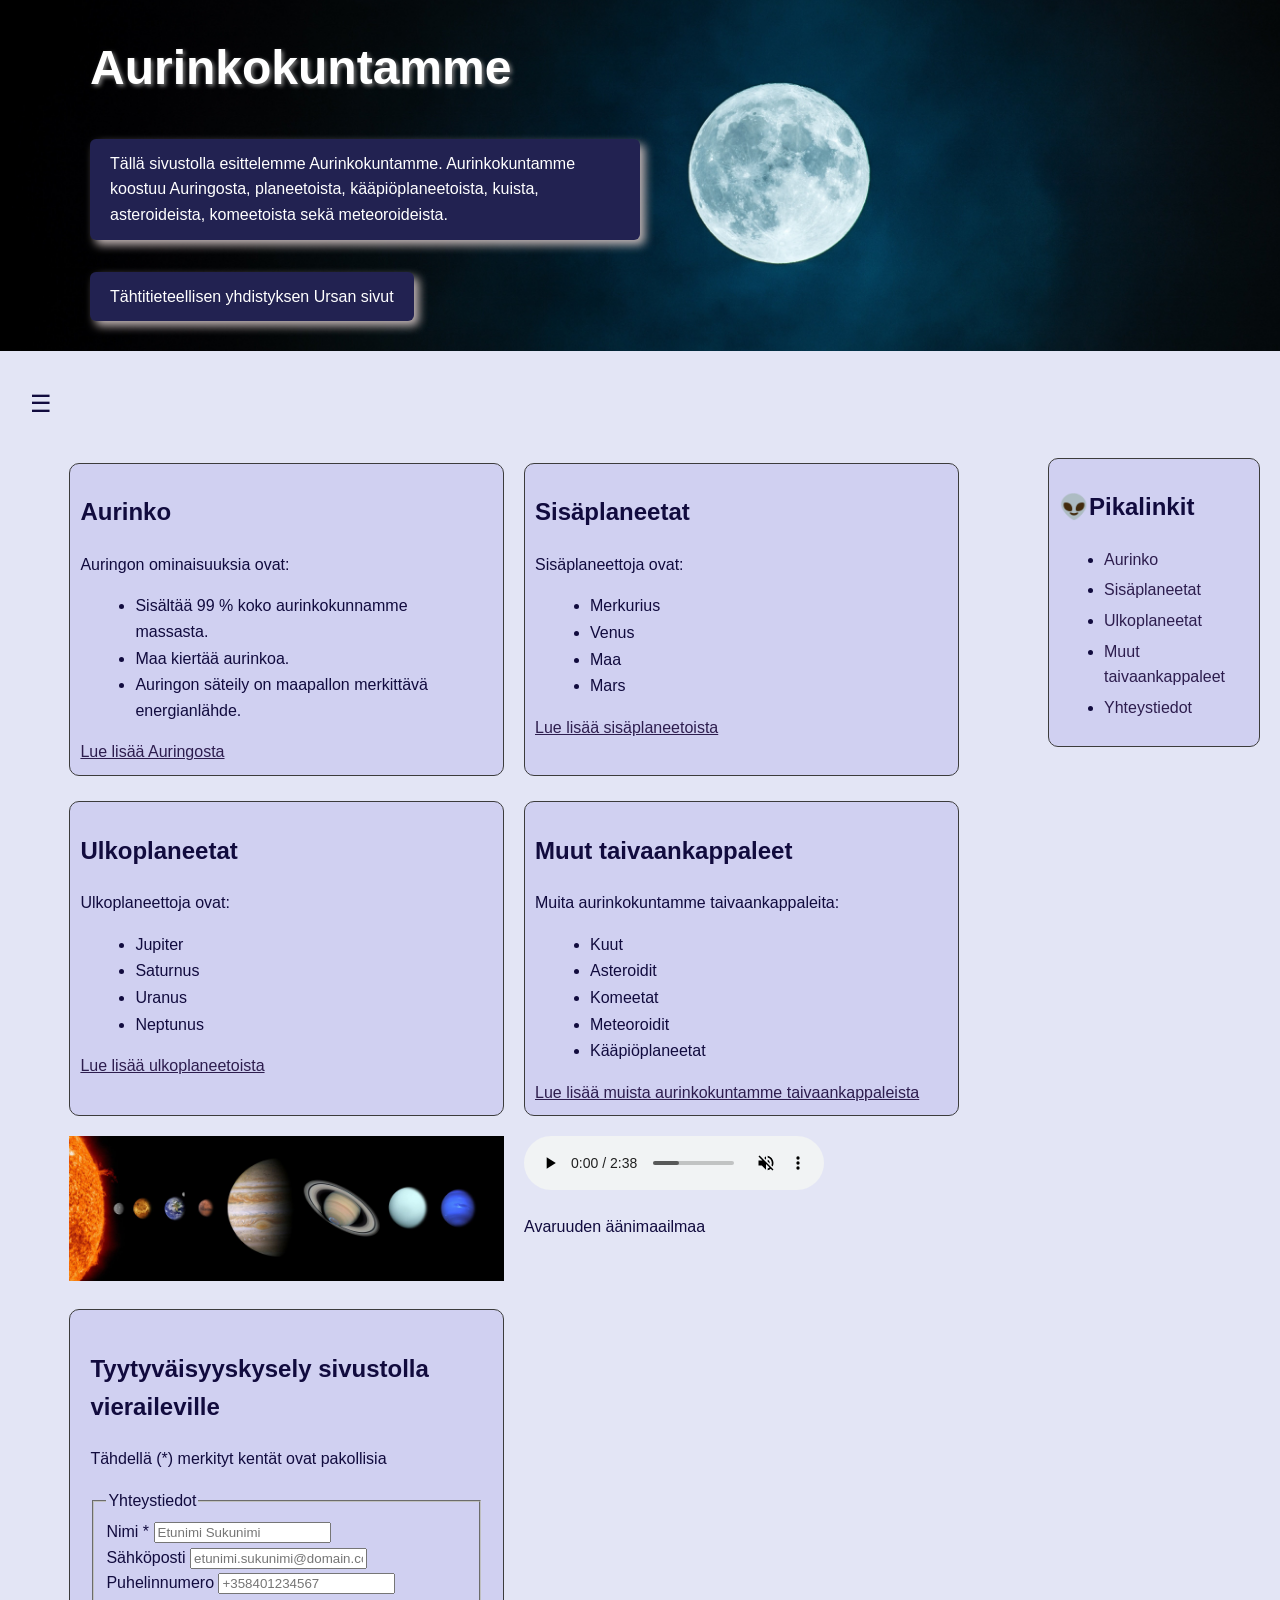
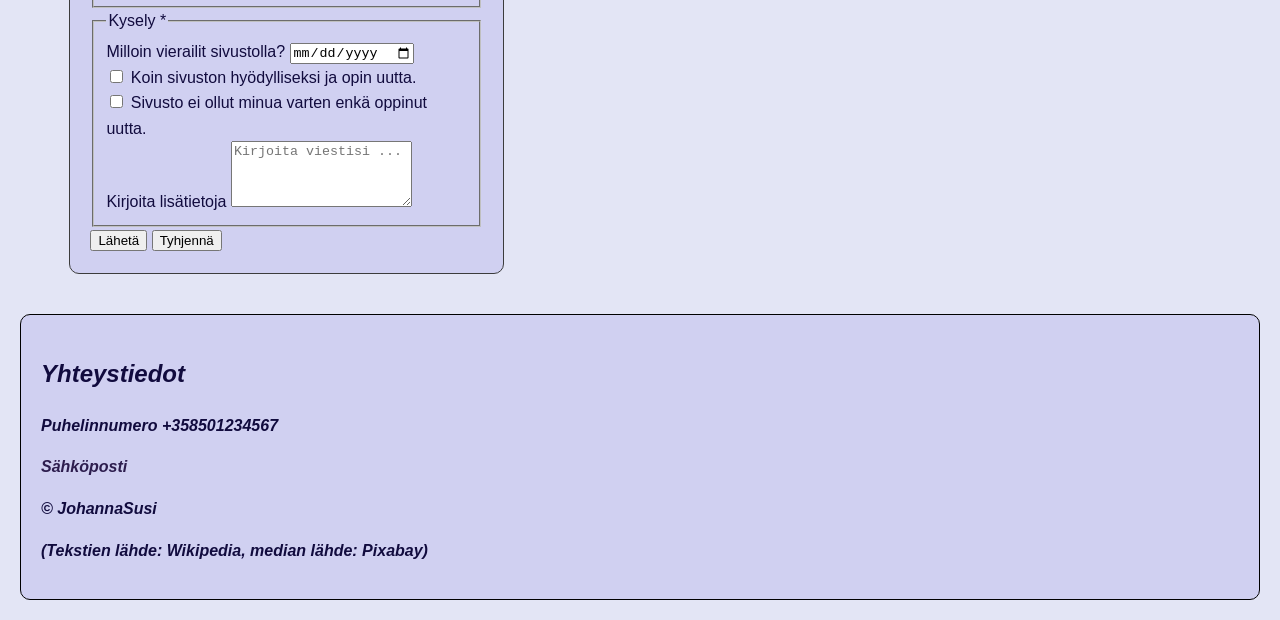
<file: index.html>
<!DOCTYPE html>
<html lang="fi">

<head>
    <meta charset="UTF-8">
    <meta name="viewport" content="width=device-width, initial-scale=1.0">
    <title>Aurinkokuntamme</title>
    <link rel="stylesheet" href="index.css">
    <link rel="icon" href="favicon.ico" type="image/svg+xml">
</head>

<body>
    <div class="areas">
        <header class="header">
            <section class="hero">
                <div class="hero-sisalto header-sisalto rajaus">
                    <h1 id="paaotsikko">Aurinkokuntamme</h1>
                    <p>Tällä sivustolla esittelemme Aurinkokuntamme. Aurinkokuntamme koostuu Auringosta, planeetoista,
                        kääpiöplaneetoista,
                        kuista, asteroideista, komeetoista sekä meteoroideista. </p>

                    <a class="painikelinkki" href="https://www.ursa.fi/etusivu.html">Tähtitieteellisen yhdistyksen Ursan
                        sivut</a>
                </div>
            </section>
        </header>

        <div class="nav">
            <input type="checkbox" id="valikko-auki" class="valikko-checkbox">
            <label for="valikko-auki" class="hampurilainen">
                <span>&#9776;</span>
            </label>
            <nav class="paavalikko">
                <a href="#taivaankappaleet">Aurinkokuntamme taivaankappaleet</a>
                <a href="#yhteystiedot">Yhteystiedot</a>
                <a href="#sidebar">Pikalinkit</a>
            </nav>
        </div>

        <main class="main" id="taivaankappaleet">
            <section class="kappaleet rajaus">
                <div class="item item1">
                    <h2 id="aurinko">Aurinko</h2>
                    <p>Auringon ominaisuuksia ovat:</p>
                    <ul>
                        <li class="lista">Sisältää 99 % koko aurinkokunnamme massasta.</li>
                        <li class="lista">Maa kiertää aurinkoa.</li>
                        <li class="lista">Auringon säteily on maapallon merkittävä energianlähde.</li>
                    </ul>
                    <a href="aurinko.html">Lue lisää Auringosta</a>
                </div>
                <div class="item item2">
                    <h2 id="sisaplaneetat">Sisäplaneetat</h2>
                    <p>Sisäplaneettoja ovat:</p>
                    <ul>
                        <li class="lista">Merkurius</li>
                        <li class="lista">Venus</li>
                        <li class="lista">Maa</li>
                        <li class="lista">Mars</li>
                    </ul>
                    <a href="sisaplaneetat.html">Lue lisää sisäplaneetoista</a>
                </div>
                <div class="item item3">
                    <h2 id="ulkoplaneetat">Ulkoplaneetat</h2>
                    <p>Ulkoplaneettoja ovat:</p>
                    <ul>
                        <li class="lista">Jupiter</li>
                        <li class="lista">Saturnus</li>
                        <li class="lista">Uranus</li>
                        <li class="lista">Neptunus</li>
                    </ul>
                    <a href="ulkoplaneetat.html">Lue lisää ulkoplaneetoista</a>
                </div>
                <div class="item item4">
                    <h2 id="muut">Muut taivaankappaleet</h2>
                    <p>Muita aurinkokuntamme taivaankappaleita:</p>
                    <ul>
                        <li class="lista">Kuut</li>
                        <li class="lista">Asteroidit</li>
                        <li class="lista">Komeetat</li>
                        <li class="lista">Meteoroidit</li>
                        <li class="lista">Kääpiöplaneetat</li>
                    </ul>
                    <a href="muut.html">Lue lisää muista aurinkokuntamme taivaankappaleista</a>
                </div>
                <div>
                    <img src="media/kaikki planeetat.jpg" alt="Kuva josta näkyy planeettojen kokoerot" width="1920" height="640">
                </div>

                <!-- validointi sanoi, että ääneen ei kuulu alt-teksti, jostain syystä tämä kuitenkin epäilytti ja otin riskin ja jätin tuon altin tuohon. Eri jos olisi ääniraita, jossa on puhetta ja tarvitsisi ihan transkription? -->

                <div><audio src="media/ääni.mp3" controls muted loop alt="avaruuden äänimaailmaa, avaruusolioita ja kohinaa">Avaruuden äänimaailmaa</audio>
                    <p>Avaruuden äänimaailmaa</p>
                </div>
                <div>
                    <form>
                        <h2>Tyytyväisyyskysely sivustolla vieraileville</h2>
                        <p>Tähdellä (*) merkityt kentät ovat pakollisia</p>
                        <fieldset>
                            <legend>Yhteystiedot</legend>
                            <div class="kentta">
                                <label for="nimi">Nimi *</label>
                                <input type="text" id="nimi" name="nimi" placeholder="Etunimi Sukunimi"
                                    autocomplete="name" maxlength="100" required="">
                            </div>
                            <div class="kentta">
                                <label for="sposti">Sähköposti</label>
                                <input type="email" id="sposti" name="sposti" placeholder="etunimi.sukunimi@domain.com"
                                    autocomplete="email" maxlength="100" required="">
                            </div>
                            <div>
                                <label for="puh">Puhelinnumero</label>
                                <input type="tel" id="puh" name="puh" placeholder="+358401234567" autocomplete="tel">
                            </div>
                        </fieldset>
                        <fieldset>
                            <legend>Kysely *</legend>
                            <div>
                                <label for="paiva">Milloin vierailit sivustolla?</label>
                                <input type="date" id="paiva" name="paiva">
                            </div>
                            <div>
                                <input type="checkbox" id="kysely" name="kysely" value="kylla">
                                <label for="tyytyvaisyys">Koin sivuston hyödylliseksi ja opin uutta.</label>
                            </div>
                            <div>
                                <input type="checkbox" id="oppi" name="oppi" value="kylla">
                                <label for="tyytyvaisyys">Sivusto ei ollut minua varten enkä oppinut uutta.</label>
                            </div>
                            <div class="kentta">
                                <label for="viesti">Kirjoita lisätietoja</label>
                                <textarea name="viesti" id="viesti" rows="4"
                                    placeholder="Kirjoita viestisi ..."></textarea>
                            </div>
                        </fieldset>
                        <div class="painikkeet">
                            <button type="submit">Lähetä</button>
                            <button type="reset" class="tyhjenna">Tyhjennä</button>
                        </div>
                    </form>
                </div>
            </section>
        </main>

        <section class="sidebar" id="sidebar">
            <h2>👽Pikalinkit</h2>
            <ul>
                <li><a href="#aurinko">Aurinko</a></li>
                <li><a href="#sisaplaneetat">Sisäplaneetat</a></li>
                <li><a href="#ulkoplaneetat">Ulkoplaneetat</a></li>
                <li><a href="#muut">Muut taivaankappaleet</a></li>
                <li><a href="#yhteystiedot">Yhteystiedot</a></li>
            </ul>
        </section>

        <section class="yhteystiedot footer" id="yhteystiedot">
            <h2>Yhteystiedot</h2>
            <p> <a href="tel:+358501234567"></a> Puhelinnumero +358501234567 </p>
            <p> <a href="mailto:johanna.susineva@centria.fi">Sähköposti</a> </p>
            <p>&copy; JohannaSusi </p>
            <p>(Tekstien lähde: Wikipedia, median lähde: Pixabay)</p>
        </section>
    </div>
</body>

</html>
</file>
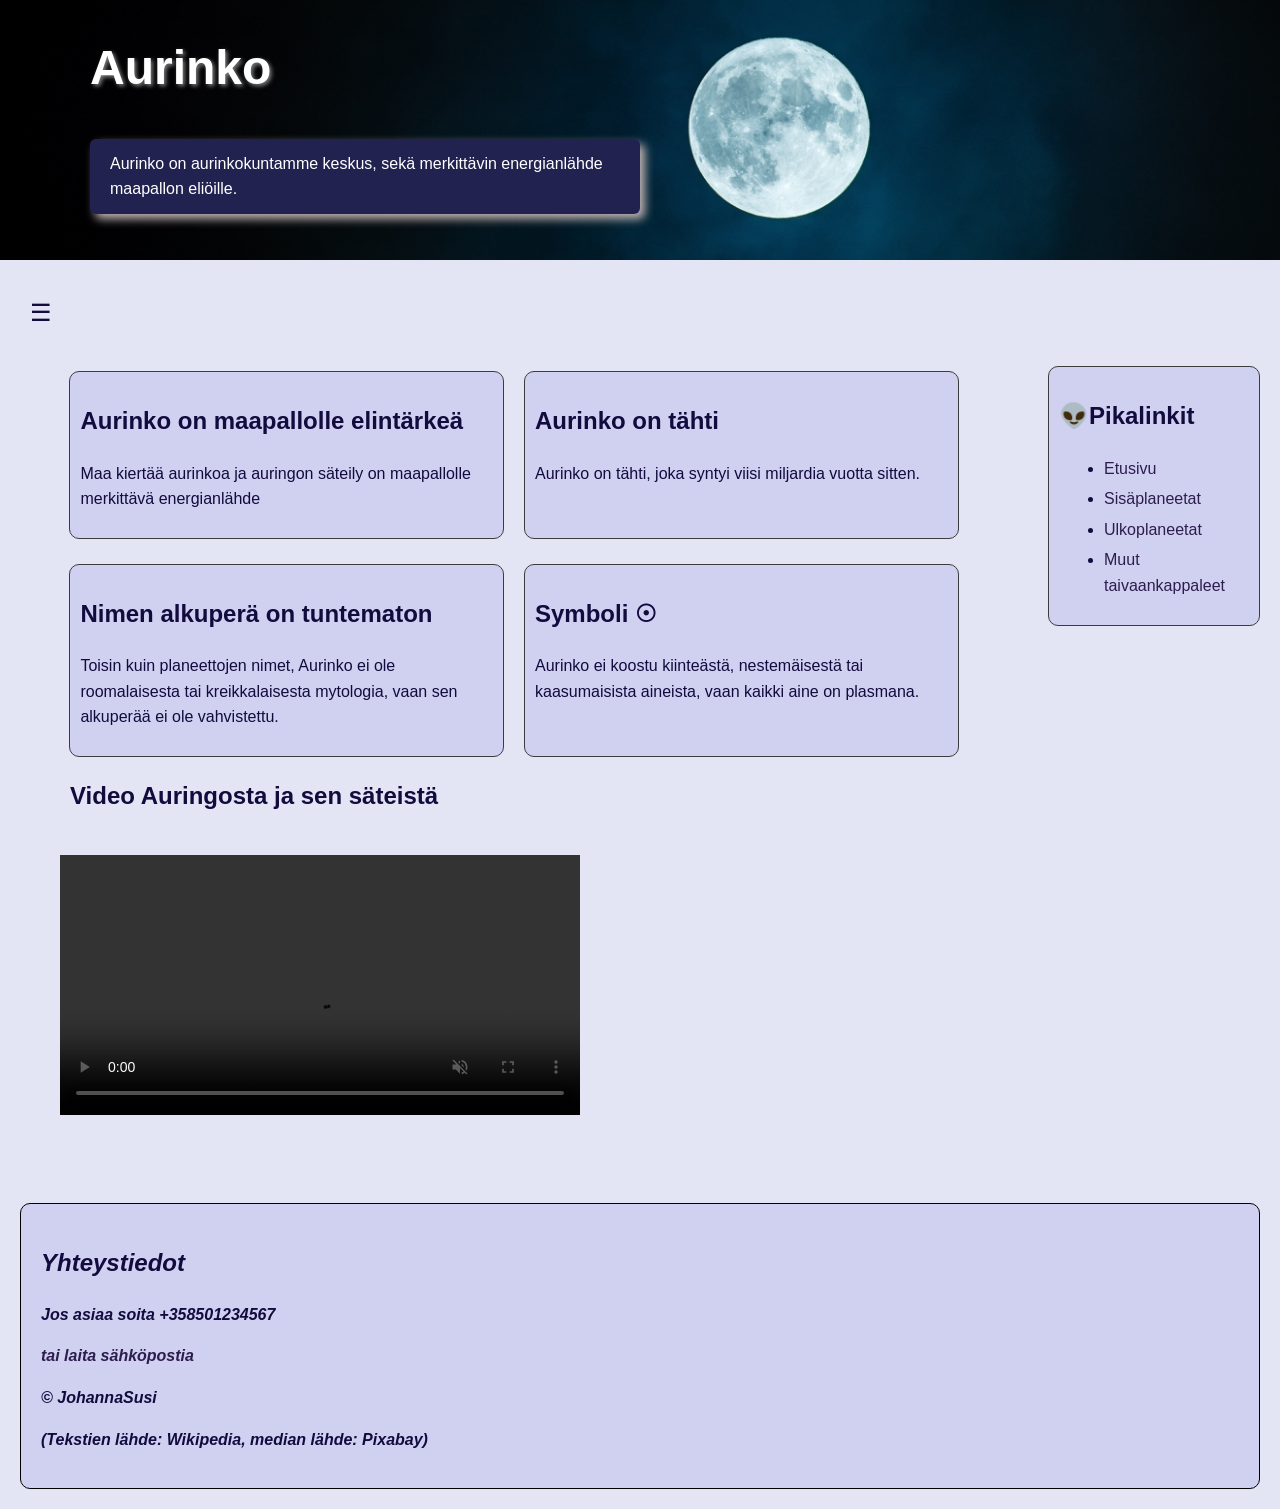
<file: aurinko.html>
<!DOCTYPE html>
<html lang="fi">

<head>
    <meta charset="UTF-8">
    <meta name="viewport" content="width=device-width, initial-scale=1.0">
    <title>Aurinko</title>
    <link rel="stylesheet" href="index.css">
    <link rel="icon" href="favicon.ico" type="image/svg+xml">
</head>

<body>
    <div class="areas">
        <header class="header">
            <section class="hero">
                <div class="hero-sisalto header-sisalto rajaus">
                    <h1 id="paaotsikko">Aurinko</h1>
                    <p>Aurinko on aurinkokuntamme keskus, sekä merkittävin energianlähde maapallon eliöille.</p>
                </div>
            </section>
        </header>

       <div class="nav">
            <input type="checkbox" id="valikko-auki" class="valikko-checkbox">
            <label for="valikko-auki" class="hampurilainen">
                <span>&#9776;</span>
            </label>
            <nav class="paavalikko">
                <a href="#planeetat">Aurinko-infot</a>
                <a href="#yhteystiedot">Yhteystiedot</a>
                <a href="#sidebar">Pikalinkit</a>
            </nav>
        </div>

        <main class="main" id="planeetat">
            <section class="kappaleet rajaus">
                <div class="item item1">
                    <h2 id="aurinko">Aurinko on maapallolle elintärkeä</h2>
                    <p>Maa kiertää aurinkoa ja auringon säteily on maapallolle merkittävä energianlähde</p>
                </div>
                <div class="item item2">
                    <h2 id="sisaplaneetat">Aurinko on tähti</h2>
                    <p>Aurinko on tähti, joka syntyi viisi miljardia vuotta sitten.</p>
                </div>
                <div class="item item3">
                    <h2 id="ulkoplaneetat">Nimen alkuperä on tuntematon</h2>
                    <p>Toisin kuin planeettojen nimet, Aurinko ei ole roomalaisesta tai kreikkalaisesta mytologia, vaan
                        sen alkuperää ei ole vahvistettu.</p>
                </div>
                <div class="item item4">
                    <h2 id="muut">Symboli ☉</h2>
                    <p>Aurinko ei koostu kiinteästä, nestemäisestä tai kaasumaisista aineista, vaan kaikki aine on
                        plasmana.</p>
                </div>
            </section>
            <section class="video">
                <div>
                    <h2>Video Auringosta ja sen säteistä</h2>
                    <video src="media/aurinkovideo.mp4" width="1200" height="1145" controls autoplay muted loop alt="video auringosta, ei ääntä">Aurinko</video>
                </div>
            </section>
        </main>

        <section class="sidebar" id="sidebar">
            <h2>👽Pikalinkit</h2>
            <ul>
                <li><a href="index.html">Etusivu</a></li>
                <li><a href="sisaplaneetat.html">Sisäplaneetat</a></li>
                <li><a href="ulkoplaneetat.html">Ulkoplaneetat</a></li>
                <li><a href="muut.html">Muut taivaankappaleet</a></li>
            </ul>
        </section>

        <section class="yhteystiedot footer" id="yhteystiedot">
            <h2>Yhteystiedot</h2>
            <p> <a href="tel:+358501234567"></a> Jos asiaa soita +358501234567 </p>
            <p> <a href="mailto:johanna.susineva@centria.fi">tai laita sähköpostia</a> </p>
            <p>&copy; JohannaSusi</p>
            <p>(Tekstien lähde: Wikipedia, median lähde: Pixabay)</p>
        </section>
    </div>
</body>

</html>
</file>
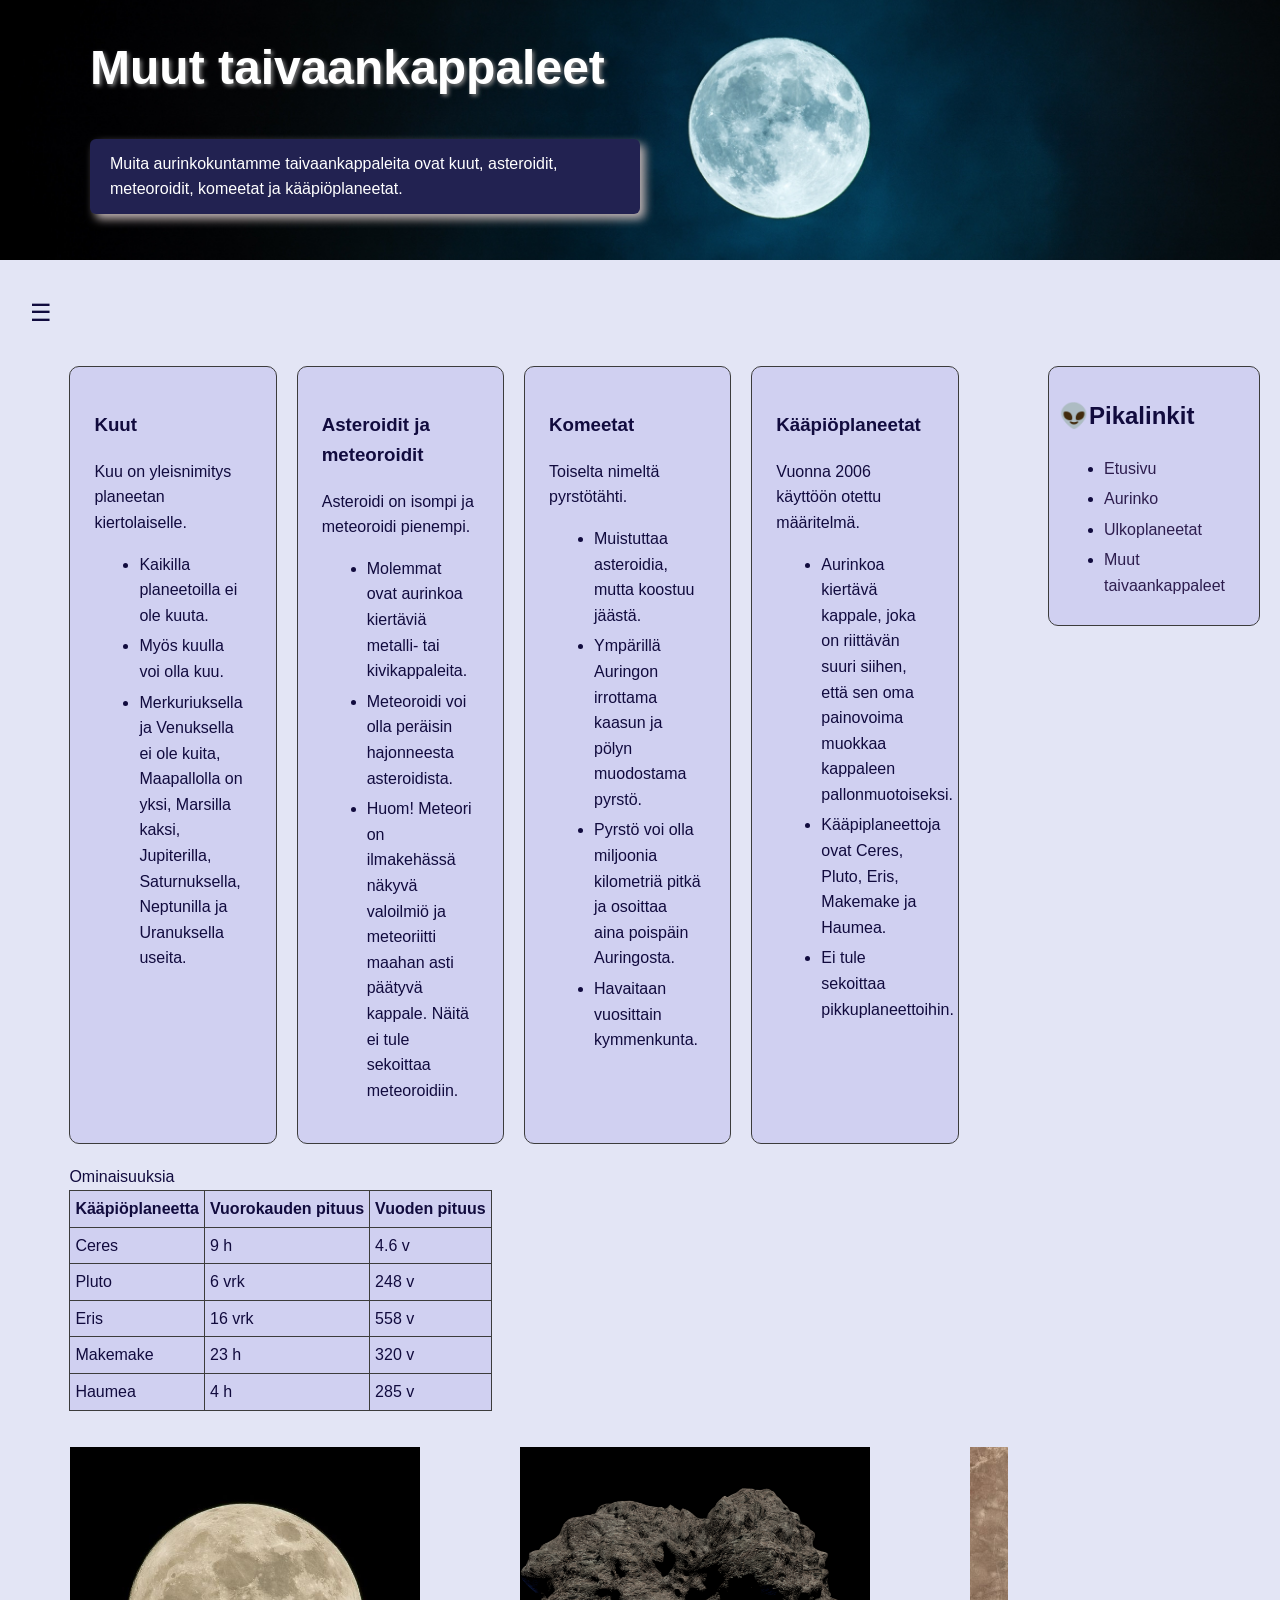
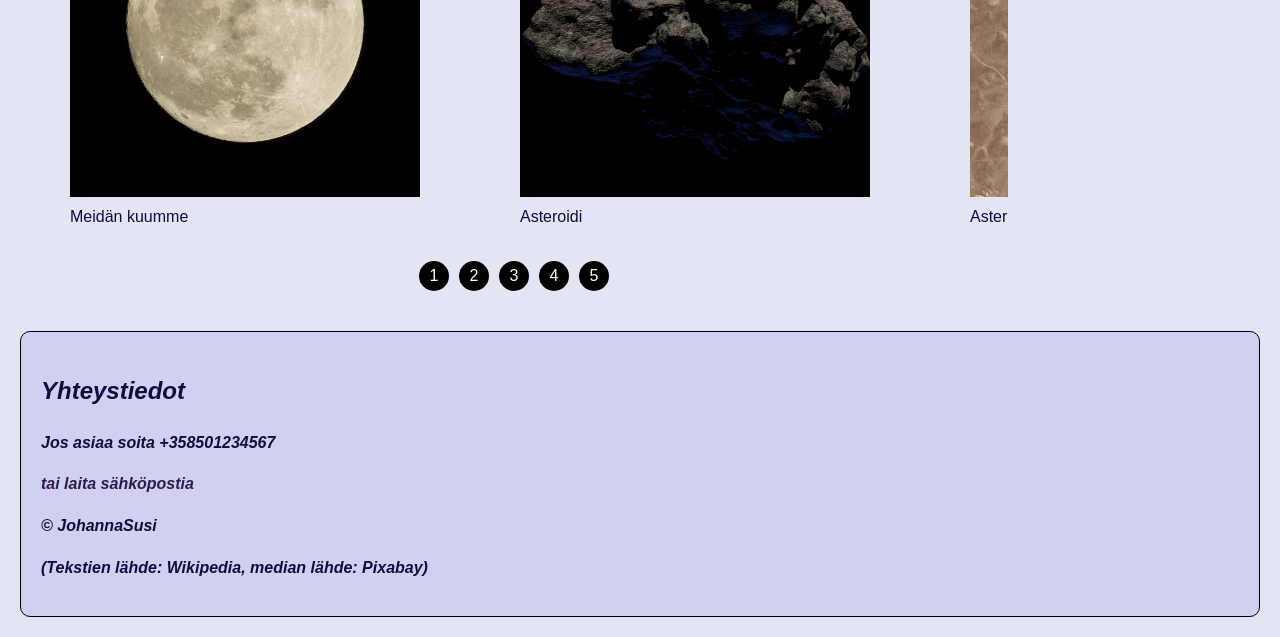
<file: muut.html>
<!DOCTYPE html>
<html lang="fi">

<head>
    <meta charset="UTF-8">
    <meta name="viewport" content="width=device-width, initial-scale=1.0">
    <title>Muut taivaankappaleet</title>
    <link rel="stylesheet" href="index.css">
    <link rel="icon" href="favicon.ico" type="image/svg+xml">
</head>

<body>
    <div class="areas">
        <header class="header">
            <section class="hero">
                <div class="hero-sisalto header-sisalto rajaus">
                    <h1 id="paaotsikko">Muut taivaankappaleet</h1>
                    <p>Muita aurinkokuntamme taivaankappaleita ovat kuut, asteroidit, meteoroidit, komeetat ja kääpiöplaneetat.</p>
                </div>
            </section>
        </header>

        <div class="nav">
            <input type="checkbox" id="valikko-auki" class="valikko-checkbox">
            <label for="valikko-auki" class="hampurilainen">
                <span>&#9776;</span>
            </label>
            <nav class="paavalikko">
                <a href="#planeetat">Infot</a>
                <a href="#yhteystiedot">Yhteystiedot</a>
                <a href="#sidebar">Pikalinkit</a>
            </nav>
        </div>

        <main class="main">
            <section class="planeetat rajaus" id="planeetat">
                <div class="kortit">
                    <article class="kortti">
                        <h3>Kuut</h3>
                        <p>Kuu on yleisnimitys planeetan kiertolaiselle.</p>
                        <ul class="tiedot">
                            <li>Kaikilla planeetoilla ei ole kuuta.</li>
                            <li>Myös kuulla voi olla kuu.</li>
                            <li>Merkuriuksella ja Venuksella ei ole kuita, Maapallolla on yksi, Marsilla kaksi, Jupiterilla, Saturnuksella, Neptunilla ja Uranuksella useita.</li>
                        </ul>
                    </article>
                    <article class="kortti">
                        <h3>Asteroidit ja meteoroidit</h3>
                        <p>Asteroidi on isompi ja meteoroidi pienempi.</p>
                        <ul class="tiedot">
                            <li>Molemmat ovat aurinkoa kiertäviä metalli- tai kivikappaleita.</li>
                            <li>Meteoroidi voi olla peräisin hajonneesta asteroidista.</li>
                            <li>Huom! Meteori on ilmakehässä näkyvä valoilmiö ja meteoriitti maahan asti päätyvä kappale. Näitä ei tule sekoittaa meteoroidiin.</li>
                        </ul>
                    </article>
                    <article class="kortti">
                        <h3>Komeetat</h3>
                        <p>Toiselta nimeltä pyrstötähti.</p>
                        <ul class="tiedot">
                            <li>Muistuttaa asteroidia, mutta koostuu jäästä.</li>
                            <li>Ympärillä Auringon irrottama kaasun ja pölyn muodostama pyrstö.</li>
                            <li>Pyrstö voi olla miljoonia kilometriä pitkä ja osoittaa aina poispäin Auringosta.</li>
                            <li>Havaitaan vuosittain kymmenkunta.</li>
                        </ul>
                    </article>
                    <article class="kortti">
                        <h3>Kääpiöplaneetat</h3>
                        <p>Vuonna 2006 käyttöön otettu määritelmä.</p>
                        <ul>
                            <li>Aurinkoa kiertävä kappale, joka on riittävän suuri siihen, että sen oma painovoima muokkaa kappaleen pallonmuotoiseksi.</li>
                            <li>Kääpiplaneettoja ovat Ceres, Pluto, Eris, Makemake ja Haumea.</li>
                            <li>Ei tule sekoittaa pikkuplaneettoihin.</li>
                        </ul>
                    </article>
                </div>
                 <table class="taulukko">
                    <caption>Ominaisuuksia</caption>
                    <colgroup>
                        <col span="3" style="background-color: rgb(208, 208, 241);">
                    </colgroup>
                    <thead>
                        <tr>
                            <th>Kääpiöplaneetta</th>
                            <th>Vuorokauden pituus</th>
                            <th>Vuoden pituus</th>
                        </tr>
                    </thead>
                    <tbody>
                        <tr>
                            <td>Ceres</td>
                            <td>9 h</td>
                            <td>4.6 v</td>
                        </tr>
                        <tr>
                            <td>Pluto</td>
                            <td>6 vrk</td>
                            <td>248 v</td>
                        </tr>
                        <tr>
                            <td>Eris</td>
                            <td>16 vrk</td>
                            <td>558 v</td>
                        </tr>
                        <tr>
                            <td>Makemake</td>
                            <td>23 h</td>
                            <td>320 v</td>
                        </tr>
                        <tr>
                            <td>Haumea</td>
                            <td>4 h</td>
                            <td>285 v</td>
                        </tr>
                    </tbody>
                </table>
            </section>
            
            <section class="karuselli-section">
                <div class="kuvakaruselli">
                    <figure class="karuselli-item" id="kuu">
                        <img src="media/kuu.jpg" alt="meidän kuu" width="640" height="640">
                        <figcaption>Meidän kuumme</figcaption>
                    </figure>
                    <figure class="karuselli-item" id="asteroidi">
                        <img src="media/asteroidi.png" alt="asteroidi" width="640" height="640">
                        <figcaption>Asteroidi</figcaption>
                    </figure>
                    <figure class="karuselli-item" id="kraateri">
                        <img src="media/kraateri.jpg" alt="kraateri" width="640" height="640">
                        <figcaption>Asteroidin tai meteoriitin aiheuttama kraateri</figcaption>
                    </figure>
                    <figure class="karuselli-item" id="komeetta">
                        <img src="media/komeetta.jpg" alt="komeetta" width="640" height="640">
                        <figcaption>Komeetta</figcaption>
                    </figure>
                    <figure class="karuselli-item" id="pluto">
                        <img src="media/pluto.jpg" alt="pluto">
                        <figcaption>Pluto</figcaption>
                    </figure>
                </div>
                <div>
                    <nav class="karuselli-nav">
                        <a href="#kuu">1</a>
                        <a href="#asteroidi">2</a>
                        <a href="#kraateri">3</a>
                        <a href="#komeetta">4</a>
                        <a href="#pluto">5</a>
                    </nav>
                </div>

            </section>
        </main>

        <section class="sidebar" id="sidebar">
            <h2>👽Pikalinkit</h2>
            <ul>
                <li><a href="index.html">Etusivu</a></li>
                <li><a href="aurinko.html">Aurinko</a></li>
                <li><a href="ulkoplaneetat.html">Ulkoplaneetat</a></li>
                <li><a href="muut.html">Muut taivaankappaleet</a></li>
            </ul>
        </section>

        <section class="yhteystiedot footer" id="yhteystiedot">
            <h2>Yhteystiedot</h2>
            <p> <a href="tel:+358501234567"></a> Jos asiaa soita +358501234567 </p>
            <p> <a href="mailto:johanna.susineva@centria.fi">tai laita sähköpostia</a> </p>
            <p>&copy; JohannaSusi </p>
            <p>(Tekstien lähde: Wikipedia, median lähde: Pixabay)</p>
        </section>

    </div>
</body>

</html>
</file>
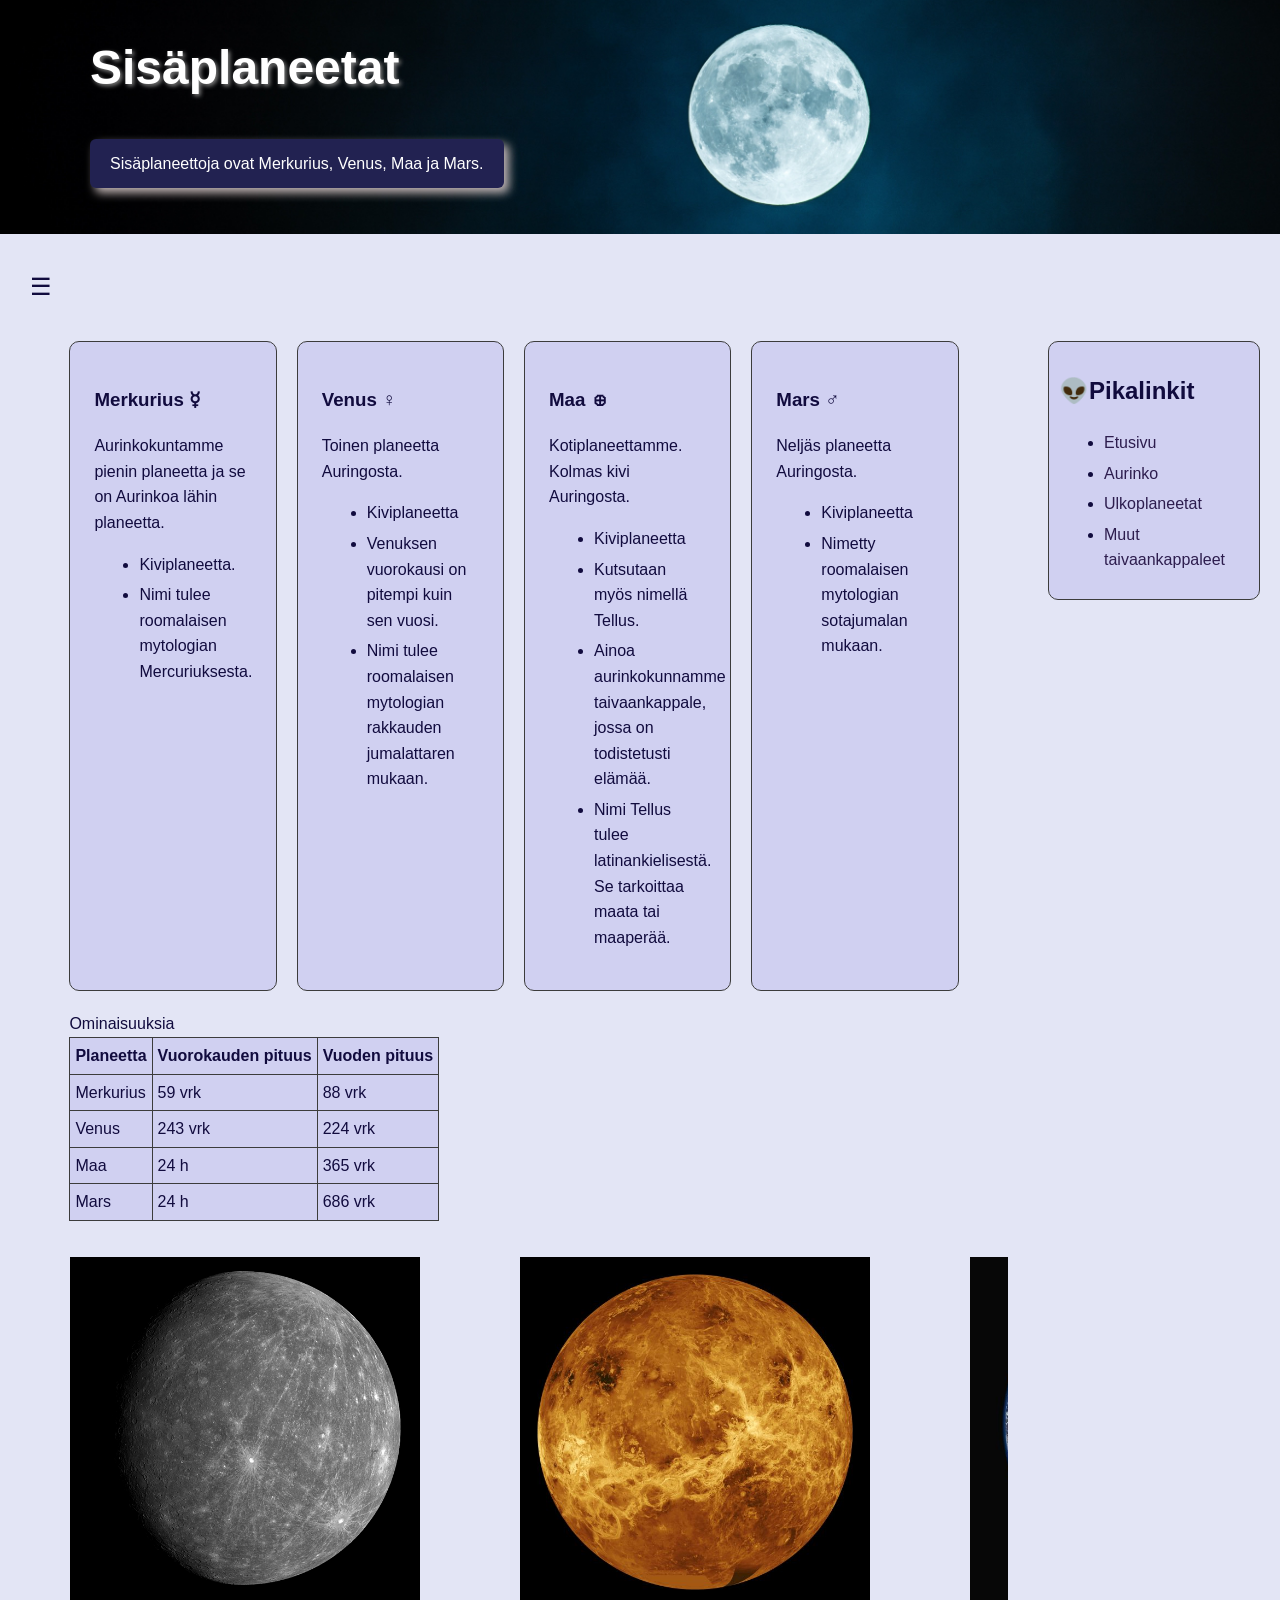
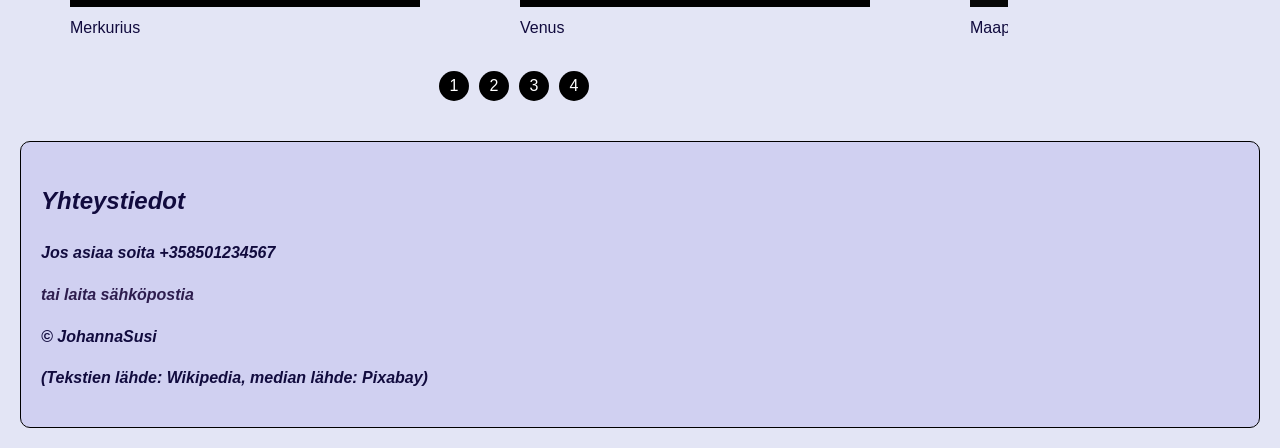
<file: sisaplaneetat.html>
<!DOCTYPE html>
<html lang="fi">

<head>
    <meta charset="UTF-8">
    <meta name="viewport" content="width=device-width, initial-scale=1.0">
    <title>Sisäplaneetat</title>
    <link rel="stylesheet" href="index.css">
    <link rel="icon" href="favicon.ico" type="image/svg+xml">
</head>

<body>
    <div class="areas">
        <header class="header">
            <section class="hero">
                <div class="hero-sisalto header-sisalto rajaus">
                    <h1 id="paaotsikko">Sisäplaneetat</h1>
                    <p>Sisäplaneettoja ovat Merkurius, Venus, Maa ja Mars.</p>
                </div>
            </section>
        </header>

        <div class="nav">
            <input type="checkbox" id="valikko-auki" class="valikko-checkbox">
            <label for="valikko-auki" class="hampurilainen">
                <span>&#9776;</span>
            </label>
            <nav class="paavalikko">
                <a href="#planeetat">Planeetta-infot</a>
                <a href="#yhteystiedot">Yhteystiedot</a>
                <a href="#sidebar">Pikalinkit</a>
            </nav>
        </div>

        <main class="main">
            <section class="planeetat rajaus" id="planeetat">
                <div class="kortit">
                    <article class="kortti">
                        <h3>Merkurius ☿</h3>
                        <p>Aurinkokuntamme pienin planeetta ja se on Aurinkoa lähin planeetta.</p>
                        <ul class="tiedot">
                            <li>Kiviplaneetta.</li>
                            <li>Nimi tulee roomalaisen mytologian Mercuriuksesta.</li>
                        </ul>
                    </article>
                    <article class="kortti">
                        <h3>Venus ♀</h3>
                        <p>Toinen planeetta Auringosta.</p>
                        <ul class="tiedot">
                            <li>Kiviplaneetta</li>
                            <li>Venuksen vuorokausi on pitempi kuin sen vuosi.</li>
                            <li>Nimi tulee roomalaisen mytologian rakkauden jumalattaren mukaan.</li>
                        </ul>
                    </article>
                    <article class="kortti">
                        <h3>Maa 🜨</h3>
                        <p>Kotiplaneettamme. Kolmas kivi Auringosta. </p>
                        <ul class="tiedot">
                            <li>Kiviplaneetta</li>
                            <li>Kutsutaan myös nimellä Tellus.</li>
                            <li>Ainoa aurinkokunnamme taivaankappale, jossa on todistetusti elämää.</li>
                            <li>Nimi Tellus tulee latinankielisestä. Se tarkoittaa maata tai maaperää.</li>
                        </ul>
                    </article>
                    <article class="kortti">
                        <h3>Mars ♂</h3>
                        <p>Neljäs planeetta Auringosta.</p>
                        <ul>
                            <li>Kiviplaneetta</li>
                            <li>Nimetty roomalaisen mytologian sotajumalan mukaan.</li>
                        </ul>
                    </article>
                </div>
                 <table class="taulukko">
                    <caption>Ominaisuuksia</caption>
                    <colgroup>
                        <col span="3" style="background-color: rgb(208, 208, 241);">
                    </colgroup>
                    <thead>
                        <tr>
                            <th>Planeetta</th>
                            <th>Vuorokauden pituus</th>
                            <th>Vuoden pituus</th>
                        </tr>
                    </thead>
                    <tbody>
                        <tr>
                            <td>Merkurius</td>
                            <td>59 vrk</td>
                            <td>88 vrk</td>
                        </tr>
                        <tr>
                            <td>Venus</td>
                            <td>243 vrk</td>
                            <td>224 vrk</td>
                        </tr>
                        <tr>
                            <td>Maa</td>
                            <td>24 h</td>
                            <td>365 vrk</td>
                        </tr>
                        <tr>
                            <td>Mars</td>
                            <td>24 h</td>
                            <td>686 vrk</td>
                        </tr>
                    </tbody>
                </table>
            </section>
            
            <section class="karuselli-section">
                <div class="kuvakaruselli">
                    <figure class="karuselli-item" id="merkurius">
                        <img src="media/merkurius.png" alt="merkurius" width="640" height="640">
                        <figcaption>Merkurius</figcaption>
                    </figure>
                    <figure class="karuselli-item" id="venus">
                        <img src="media/venus.jpg" alt="venus" width="640" height="640">
                        <figcaption>Venus</figcaption>
                    </figure>
                    <figure class="karuselli-item" id="maapallo">
                        <img src="media/maapallo.jpg" alt="maapallo" width="640" height="640">
                        <figcaption>Maapallo</figcaption>
                    </figure>
                    <figure class="karuselli-item" id="mars">
                        <img src="media/mars.jpg" alt="mars" width="640" height="640">
                        <figcaption>Mars</figcaption>
                    </figure>
                </div>
                <div>
                    <nav class="karuselli-nav">
                        <a href="#merkurius">1</a>
                        <a href="#venus">2</a>
                        <a href="#maapallo">3</a>
                        <a href="#mars">4</a>
                    </nav>
                </div>

            </section>
        </main>

        <section class="sidebar" id="sidebar">
            <h2>👽Pikalinkit</h2>
            <ul>
                <li><a href="index.html">Etusivu</a></li>
                <li><a href="aurinko.html">Aurinko</a></li>
                <li><a href="ulkoplaneetat.html">Ulkoplaneetat</a></li>
                <li><a href="muut.html">Muut taivaankappaleet</a></li>
            </ul>
        </section>

        <section class="yhteystiedot footer" id="yhteystiedot">
            <h2>Yhteystiedot</h2>
            <p> <a href="tel:+358501234567"></a> Jos asiaa soita +358501234567 </p>
            <p> <a href="mailto:johanna.susineva@centria.fi">tai laita sähköpostia</a> </p>
            <p>&copy; JohannaSusi </p>
            <p>(Tekstien lähde: Wikipedia, median lähde: Pixabay)</p>
        </section>

    </div>
</body>

</html>
</file>
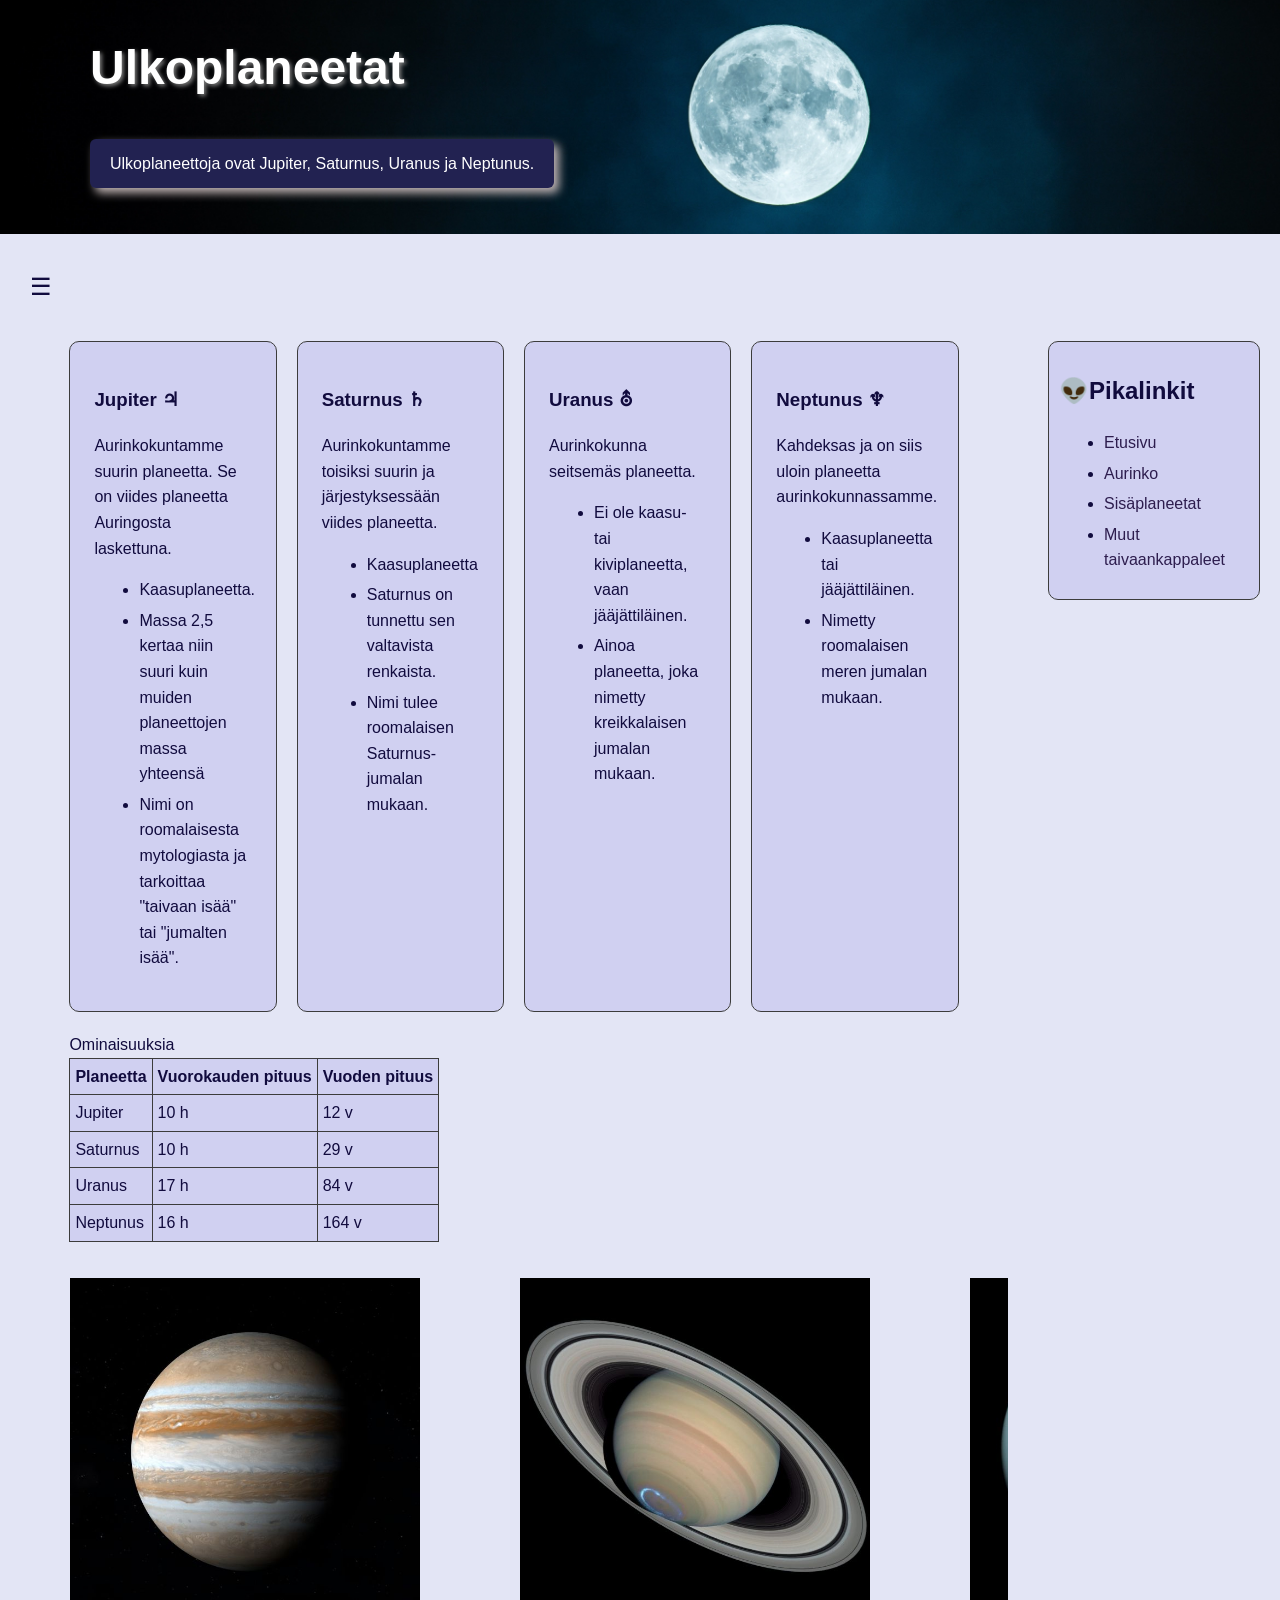
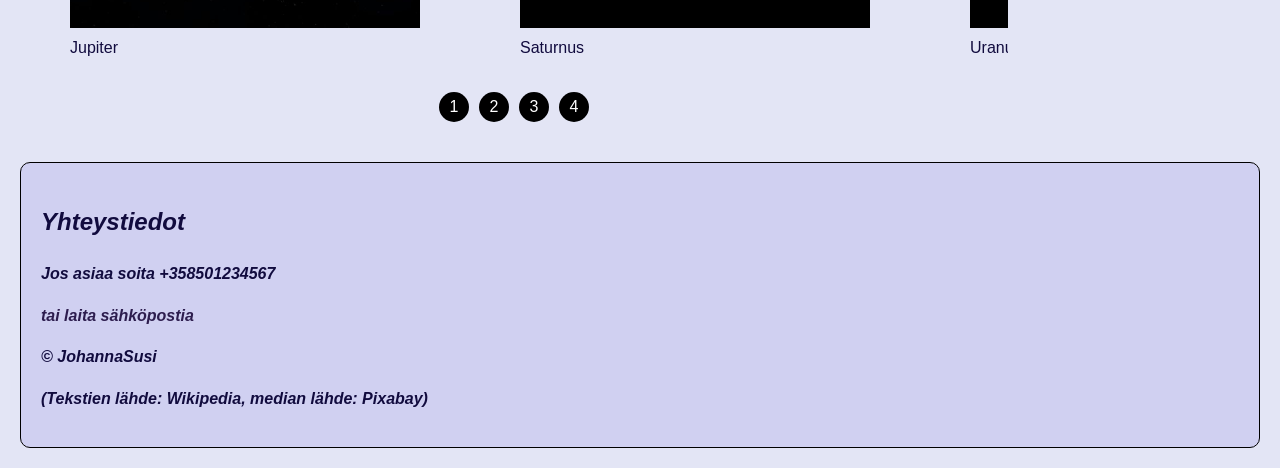
<file: ulkoplaneetat.html>
<!DOCTYPE html>
<html lang="fi">

<head>
    <meta charset="UTF-8">
    <meta name="viewport" content="width=device-width, initial-scale=1.0">
    <title>Ulkoplaneetat</title>
    <link rel="stylesheet" href="index.css">
    <link rel="icon" href="favicon.ico" type="image/svg+xml">
</head>

<body>
    <div class="areas">
        <header class="header">
            <section class="hero">
                <div class="hero-sisalto header-sisalto rajaus">
                    <h1 id="paaotsikko">Ulkoplaneetat</h1>
                    <p>Ulkoplaneettoja ovat Jupiter, Saturnus, Uranus ja Neptunus.</p>
                </div>
            </section>
        </header>

        <div class="nav">
            <input type="checkbox" id="valikko-auki" class="valikko-checkbox">
            <label for="valikko-auki" class="hampurilainen">
                <span>&#9776;</span>
            </label>
            <nav class="paavalikko">
                <a href="#planeetat">Planeetta-infot</a>
                <a href="#yhteystiedot">Yhteystiedot</a>
                <a href="#sidebar">Pikalinkit</a>
            </nav>
        </div>

        <main class="main">
            <section class="planeetat rajaus" id="planeetat">
                <div class="kortit">
                    <article class="kortti">
                        <h3>Jupiter ♃</h3>
                        <p>Aurinkokuntamme suurin planeetta. Se on viides planeetta Auringosta laskettuna.</p>
                        <ul class="tiedot">
                            <li>Kaasuplaneetta.</li>
                            <li>Massa 2,5 kertaa niin suuri kuin muiden planeettojen massa yhteensä</li>
                            <li>Nimi on roomalaisesta mytologiasta ja tarkoittaa "taivaan isää" tai "jumalten isää".
                            </li>
                        </ul>
                    </article>
                    <article class="kortti">
                        <h3>Saturnus ♄</h3>
                        <p>Aurinkokuntamme toisiksi suurin ja järjestyksessään viides planeetta.</p>
                        <ul class="tiedot">
                            <li>Kaasuplaneetta</li>
                            <li>Saturnus on tunnettu sen valtavista renkaista.</li>
                            <li>Nimi tulee roomalaisen Saturnus-jumalan mukaan.</li>
                        </ul>
                    </article>
                    <article class="kortti">
                        <h3>Uranus ⛢</h3>
                        <p>Aurinkokunna seitsemäs planeetta.</p>
                        <ul class="tiedot">
                            <li>Ei ole kaasu- tai kiviplaneetta, vaan jääjättiläinen.</li>
                            <li>Ainoa planeetta, joka nimetty kreikkalaisen jumalan mukaan.</li>
                        </ul>
                    </article>
                    <article class="kortti">
                        <h3>Neptunus ♆</h3>
                        <p>Kahdeksas ja on siis uloin planeetta aurinkokunnassamme.</p>
                        <ul>
                            <li>Kaasuplaneetta tai jääjättiläinen.</li>
                            <li>Nimetty roomalaisen meren jumalan mukaan.</li>
                        </ul>
                    </article>
                </div>
                 <table class="taulukko">
                    <caption>Ominaisuuksia</caption>
                    <colgroup>
                        <col span="3" style="background-color: rgb(208, 208, 241);">
                    </colgroup>
                    <thead>
                        <tr>
                            <th>Planeetta</th>
                            <th>Vuorokauden pituus</th>
                            <th>Vuoden pituus</th>
                        </tr>
                    </thead>
                    <tbody>
                        <tr>
                            <td>Jupiter</td>
                            <td>10 h</td>
                            <td>12 v</td>
                        </tr>
                        <tr>
                            <td>Saturnus</td>
                            <td>10 h</td>
                            <td>29 v</td>
                        </tr>
                        <tr>
                            <td>Uranus</td>
                            <td>17 h</td>
                            <td>84 v</td>
                        </tr>
                        <tr>
                            <td>Neptunus</td>
                            <td>16 h</td>
                            <td>164 v</td>
                        </tr>
                    </tbody>
                </table>
            </section>
            <section class="karuselli-section">
                <div class="kuvakaruselli">
                    <figure class="karuselli-item" id="jupiter">
                        <img src="media/jupiter.jpg" alt="jupiter" width="640" height="640">
                        <figcaption>Jupiter</figcaption>
                    </figure>
                    <figure class="karuselli-item" id="saturnus">
                        <img src="media/saturnus.jpg" alt="saturnus" width="640" height="640">
                        <figcaption>Saturnus</figcaption>
                    </figure>
                    <figure class="karuselli-item" id="uranus">
                        <img src="media/uranus.jpg" alt="uranus" width="640" height="640">
                        <figcaption>Uranus</figcaption>
                    </figure>
                    <figure class="karuselli-item" id="neptunus">
                        <img src="media/neptunus.jpg" alt="neptunus" width="640" height="640">
                        <figcaption>Neptunus</figcaption>
                    </figure>
                </div>
                <div>
                    <nav class="karuselli-nav">
                        <a href="#jupiter">1</a>
                        <a href="#saturnus">2</a>
                        <a href="#uranus">3</a>
                        <a href="#neptunus">4</a>
                    </nav>
                </div>

            </section>
        </main>

        <section class="sidebar" id="sidebar">
            <h2>👽Pikalinkit</h2>
            <ul>
                <li><a href="index.html">Etusivu</a></li>
                <li><a href="aurinko.html">Aurinko</a></li>
                <li><a href="sisaplaneetat.html">Sisäplaneetat</a></li>
                <li><a href="muut.html">Muut taivaankappaleet</a></li>
            </ul>
        </section>

        <section class="yhteystiedot footer" id="yhteystiedot">
            <h2>Yhteystiedot</h2>
            <p> <a href="tel:+358501234567"></a> Jos asiaa soita +358501234567 </p>
            <p> <a href="mailto:johanna.susineva@centria.fi">tai laita sähköpostia</a> </p>
            <p>&copy; JohannaSusi </p>
            <p>(Tekstien lähde: Wikipedia, median lähde: Pixabay)</p>
        </section>
    </div>
</body>

</html>
</file>
<file: index.css>
/*PERUSTYYLIT*/
* {
    box-sizing: border-box;
}

body {
    margin: 0;
    font-family: Arial, Helvetica, sans-serif;
    line-height: 1.6;
    color: rgb(17, 11, 62);
    background-color: rgb(227, 229, 245);
}

.rajaus {
    width: 90%;
    max-width: 1100px;
    margin: 0 auto;
}

h1 h2 {
    line-height: 1.2;
}

h1 {
    font-size: 3rem;
    margin: 0;
    text-shadow: 2px 2px 4px gray;
}

a {
    color: rgb(45, 29, 78);
    text-decoration: none;
}

.header {
    margin: 0;
    padding: 0;
    background: rgb(217, 216, 246);
}

.header p {
    display: inline-block;
    padding: 12px 20px;
    border-radius: 6px;
    box-shadow: 5px 5px 10px rgb(191, 179, 179);
    background-color: rgb(34, 34, 81);
    max-width: 50%;
}

.header-sisalto {
    display: flex;
    flex-direction: column;
    flex-wrap: wrap;
    justify-content: space-between;
    align-items: flex-start;
    gap: 16px;
}

.logo {
    font-size: 1.4rem;
    font-weight: bold;
    text-decoration: none;
}

.paavalikko a {
    padding: 8px 0;
}

/*hero */
.hero {
    padding: 30px 0;
    color: white;
    background-color: rgb(43, 0, 128);
    background-image: url(media/avaruus3.jpg);
    background-size: cover;
    background-position: center;
}

.painikelinkki {
    display: inline-block;
    padding: 12px 20px;
    background-color: rgb(34, 34, 81);
    color: white;
    border-radius: 6px;
    text-decoration: none;
    box-shadow: 5px 5px 10px rgb(191, 179, 179);
    max-width: 50%;
}

/*gridin asetukset*/

.areas {
    display: grid;
    grid-template-areas:
        "header header"
        "nav nav"
        "main sidebar"
        "footer footer";
    gap: 20px;
    grid-template-columns: 4fr 1fr;
    box-sizing: border-box;
}

.header {
    grid-area: header;
}

.nav {
    grid-area: nav;
    margin-left: 20px;
}

.main {
    grid-area: main;
    min-width: 0;
}

.sidebar {
    align-self: start;
    margin: 0 20px 0;
    grid-area: sidebar;
    background-color: rgb(208, 208, 241);
    border: 1px solid rgb(60, 60, 60);
    padding: 10px;
    border-radius: 10px;
    min-width: 0;
}


.footer {
    grid-area: footer
}

/* osioiden asetukset */

.item {
    background-color: rgb(208, 208, 241);
    border: 1px solid rgb(60, 60, 60);
    padding: 10px;
    border-radius: 10px;
    margin-top: 5px;
}

.item a {
    text-decoration: underline;
}

.lista {
    margin: 15px;
    margin-top: 1px;
    margin-bottom: 1px;
}

li {
    margin: 5px;
    margin-top: 5px;
}

.yhteystiedot {
    margin: 20px;
    padding: 20px;
    border: 1px solid black;
    background-color: rgb(208, 208, 241);
    font-weight: bold;
    font-style: italic;
    border-radius: 10px;
}

/*Hampurilaisvalikko*/

.valikko-checkbox {
    display: block;
    position: absolute;
    width: 1px;
    height: 1px;
    opacity: 0;
}

.hampurilainen {
    display: block;
    margin: 10px auto;
    padding: 4px 10px;
    border-radius: 6px;
    font-size: 1.5rem;
    cursor: pointer;
}

.paavalikko {
    display: none;
    width: 100%;
    flex-direction: column;
    gap: 0;
}

.valikko-checkbox:checked~.paavalikko {
    display: flex;
}

/* etusivun mainin grid-asetukset */

.kappaleet {
    display: grid;
    grid-template-columns: 1fr 1fr;
    gap: 20px;
}

a:hover {
    color: rgb(206, 17, 206);
}

/*lomake*/

form {
    background-color: rgb(208, 208, 241);
    border: 1px solid rgb(60, 60, 60);
    border-radius: 10px;
    padding: 20px;
}

/*Aurinko-sivu*/

.main {
    margin-left: 20px;
}

.main video {
    max-width: 600px;
    width: 100%;
    height: auto;
    padding: 40px;
}

.video h2 {
    margin-left: 50px;
    margin-bottom: 0;
}

/*Tästä alkaa sisa- ja ulkoplaneettojen mainin css*/

.kortit {
    display: grid;
    grid-template-columns: repeat(4, 1fr);
    gap: 20px;
}

.kortti {
    padding: 24px;
    background-color: rgb(208, 208, 241);
    border: 1px solid rgb(60, 60, 60);
    border-radius: 10px;
    min-width: 0;
}

.main img {
    max-width: 100%;
    height: auto;
}



/*kuvakaruselli alkaa */

.kuvakaruselli {
    display: flex;
    overflow-x: auto;
    overflow-y: hidden;
    scroll-snap-type: x mandatory;
    scroll-behavior: smooth;
    scrollbar-width: none;
    align-items: center;
    gap: 20px;
    padding: 0 50px;
}

.karuselli-item {
    flex: 0 0 350px;
    scroll-snap-align: start;
    scroll-margin-inline: 50px;
}

.karuselli-item img {
    width: 100%;
    height: 350px;
    object-fit: cover;
}

.karuselli-nav {
    display: flex;
    justify-content: center;
    gap: 10px;
    margin-top: 15px;
}

.karuselli-nav a {
    display: flex;
    justify-content: center;
    align-items: center;
    width: 30px;
    height: 30px;
    border-radius: 50%;
    color: white;
    text-decoration: none;
    background-color: black;
}

.karuselli-nav a:hover {
    color: black;
    background-color: white;
}

/*taulukon asetukset */
.taulukko {
    border: 1px solid rgb(60, 60, 60);
    border-collapse: collapse;
    margin: 20px 0 20px;
    gap: 20px;
    padding: 0 50px;
}

th, td {
    border: 1px solid rgb(60, 60, 60);
    padding: 5px;
}

caption {
    text-align: left;
}

/*mobiilin asetukset */

@media (max-width: 900px) {
    .areas {
        grid-template-areas: 
        "header"
        "nav"
        "main"
        "sidebar"
        "footer";
    }
    .kappaleet {
        grid-template-columns: 1fr;
    }
    .kortit {
        grid-template-columns: repeat(2, 1fr);
    }
    .video {
        width: 80%;
        height: auto;
    }
}

@media (max-width: 600px) {
  .kortit {
    grid-template-columns: 1fr;
  }
      .hero {
      background-image: none;
    padding: 32px 0;
  }
  .valikko-checkbox {
    display: block;
    position: absolute;
    width: 1px;
    height: 1px;
    opacity: 0;
  }
  .hampurilainen {
    display: block;
    margin: 10px 0;
    padding: 4px 10px;
    border: 2px solid rgb(1, 7, 1);
    border-radius: 6px;
    font-size: 1.5rem;
    cursor: pointer;
  }
  .video {
    width: 90%;
    height: auto;
  }
}
</file>
